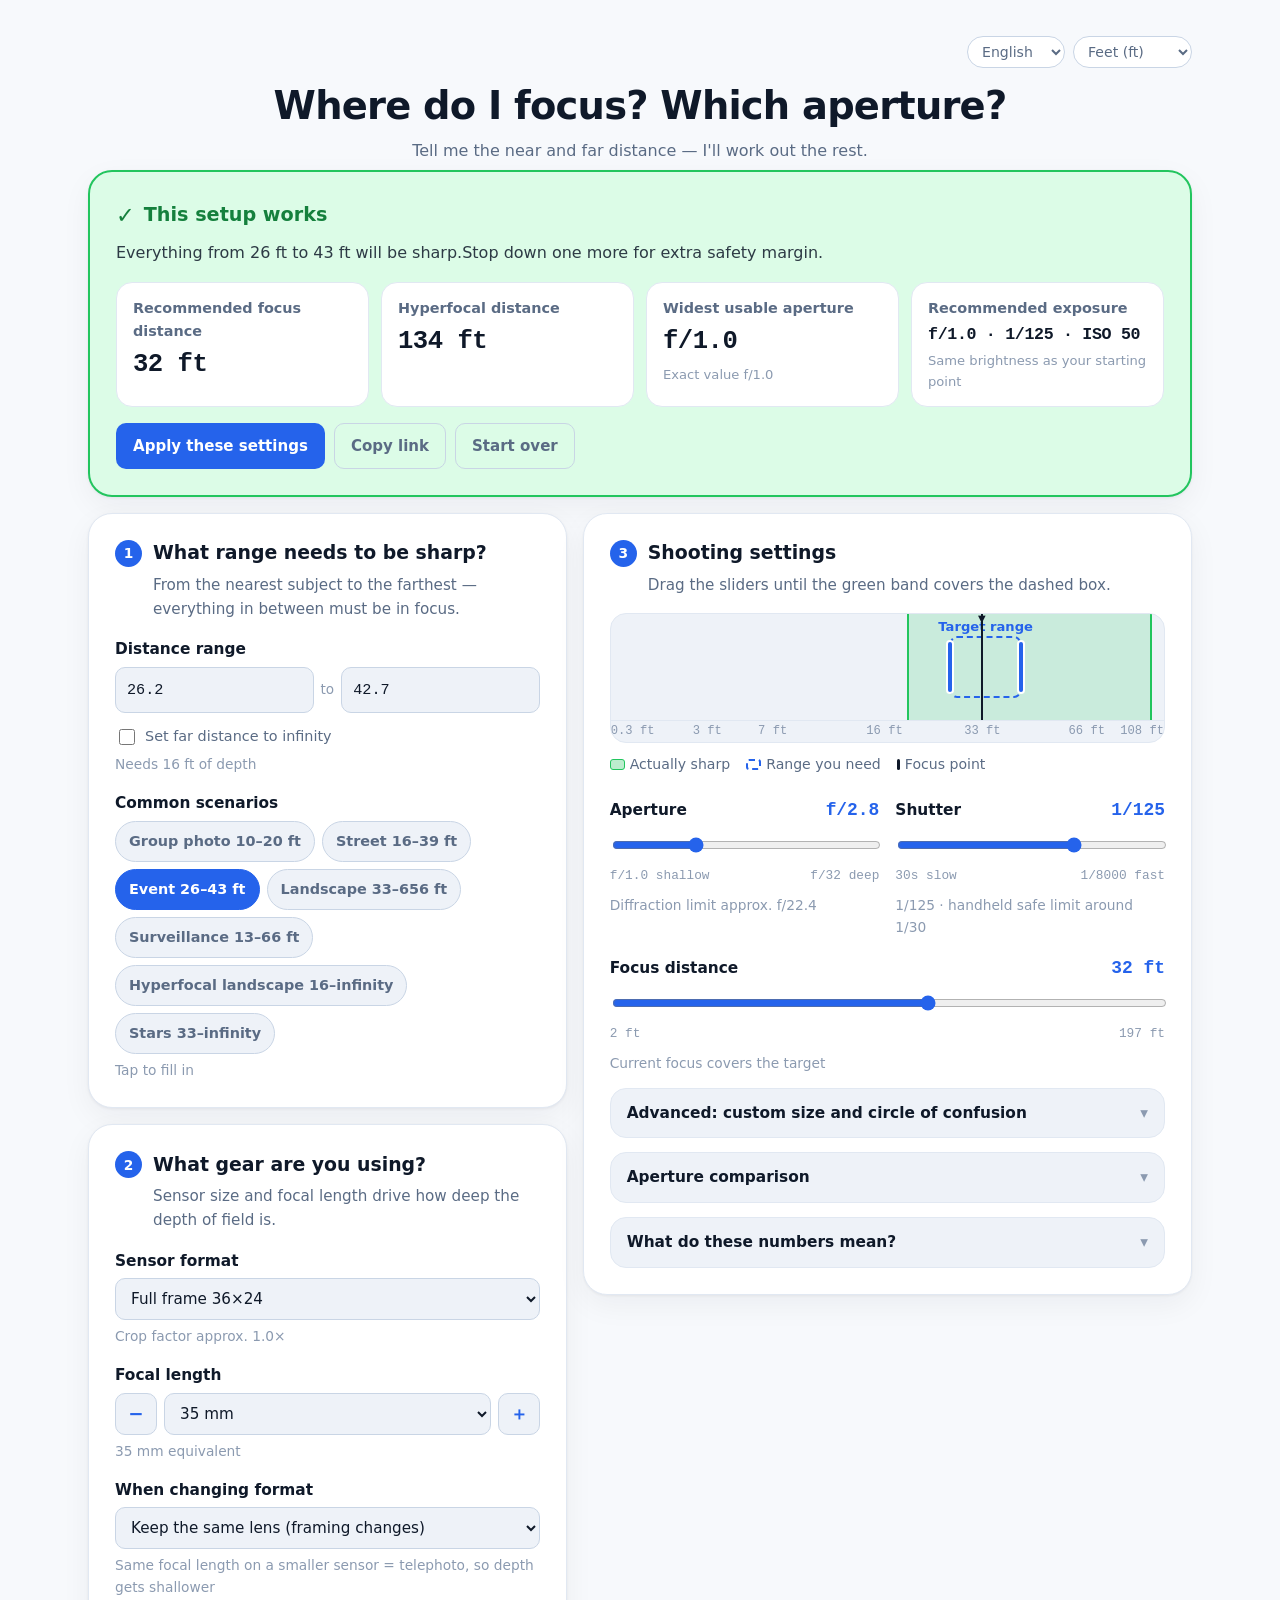
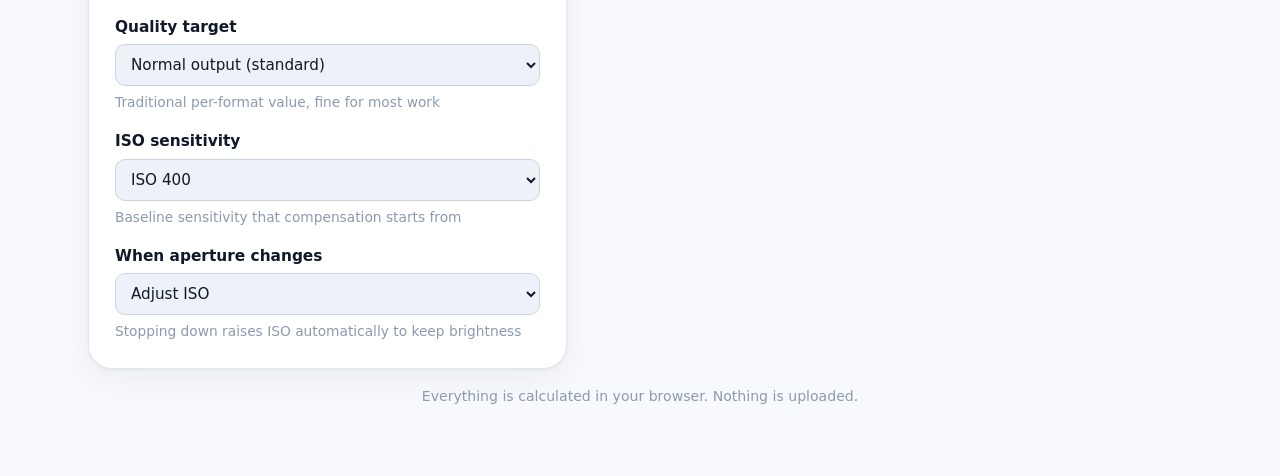
<file: dof-calculator.html>
<!doctype html>
<html lang="zh-Hant">
<head>
<meta charset="utf-8">
<meta name="viewport" content="width=device-width,initial-scale=1">
<meta name="description" id="metaDesc" content="">
<title>景深計算器</title>
<style>
:root{
  color-scheme:light dark;
  --bg:#f7f9fc; --card:#fff; --sunken:#eef2f8;
  --fg:#0f1929; --muted:#5a6b84; --faint:#8b9ab0;
  --line:#e1e8f2; --line2:#c9d5e5;
  --brand:#2563eb; --brand-soft:#2563eb14;
  --ok:#15803d; --ok-bg:#dcfce7; --ok-line:#22c55e;
  --no:#be123c; --no-bg:#ffe4e6; --no-line:#f43f5e;
  --warn:#a16207;
  --r1:10px; --r2:16px; --r3:24px;
  --sh:0 1px 3px #0f172a0f,0 10px 30px #0f172a0d;
  --mono:ui-monospace,SFMono-Regular,Consolas,monospace;
}
@media (prefers-color-scheme:dark){:root{
  --bg:#0a1120; --card:#141d2e; --sunken:#0f1728;
  --fg:#eaf1fc; --muted:#9db0c9; --faint:#6d809b;
  --line:#243149; --line2:#33435f;
  --brand:#60a5fa; --brand-soft:#60a5fa1a;
  --ok:#4ade80; --ok-bg:#052e16; --ok-line:#22c55e;
  --no:#fb7185; --no-bg:#3f0d1a; --no-line:#f43f5e;
  --warn:#fbbf24;
  --sh:0 1px 3px #0008,0 12px 36px #0005;
}}
*,*::before,*::after{box-sizing:border-box}
body{margin:0;background:var(--bg);color:var(--fg);
  font-family:system-ui,-apple-system,"Segoe UI","Noto Sans TC","Noto Sans JP","PingFang TC",sans-serif;
  font-size:17px;line-height:1.6;-webkit-font-smoothing:antialiased}
h1,h2{margin:0;line-height:1.25;text-wrap:balance}
p{margin:0}
:where(button,select,input):focus-visible{outline:2px solid var(--brand);outline-offset:2px}
.wrap{max-width:1160px;margin-inline:auto;padding:clamp(16px,4vw,36px) clamp(16px,4vw,28px)}

.localebar{display:flex;justify-content:flex-end;gap:8px;margin-bottom:14px}
.localebar select{width:auto;padding:6px 10px;font-size:.88rem;border-radius:999px;
  background:var(--card);border:1px solid var(--line2);color:var(--muted);cursor:pointer}

.step{background:var(--card);border:1px solid var(--line);border-radius:var(--r3);
  padding:clamp(18px,3vw,26px);box-shadow:var(--sh);margin-bottom:16px}
.workbench{display:grid;grid-template-columns:minmax(300px,.88fr) minmax(0,1.12fr);gap:16px;align-items:start}
.workbench__setup{min-width:0}
.workbench__setup .step{margin-bottom:16px}
.step--controls{min-width:0}
.step__head{display:flex;align-items:center;gap:11px;margin-bottom:6px}
.step__num{flex:none;width:27px;height:27px;border-radius:50%;background:var(--brand);
  color:#fff;font-size:.86rem;font-weight:800;display:grid;place-items:center}
.step__title{font-size:1.18rem;font-weight:750}
.step__sub{color:var(--muted);font-size:.95rem;margin:0 0 16px 38px}
@media (max-width:520px){.step__sub{margin-inline-start:0}}

.masthead{text-align:center;padding-bottom:6px}
.masthead h1{font-size:clamp(1.8rem,4.2vw,2.4rem);font-weight:800;letter-spacing:-.02em}
.masthead p{color:var(--muted);margin-top:8px;font-size:1rem}

.verdict{border-radius:var(--r3);padding:clamp(18px,3vw,26px);margin-bottom:16px;
  border:2px solid var(--ok-line);background:var(--ok-bg);box-shadow:var(--sh)}
.verdict[data-ok=false]{border-color:var(--no-line);background:var(--no-bg)}
.verdict__flag{display:flex;align-items:center;gap:9px;font-weight:800;font-size:1.2rem;color:var(--ok)}
.verdict[data-ok=false] .verdict__flag{color:var(--no)}
.verdict__icon{font-size:1.4rem}
.verdict__msg{margin-top:7px;font-size:1rem;opacity:.85}
.answer{display:grid;grid-template-columns:repeat(4,minmax(0,1fr));gap:12px;margin-top:16px}
@media (max-width:900px){
  .workbench{grid-template-columns:1fr}
  .step--controls{position:static}
  .answer{grid-template-columns:repeat(2,minmax(0,1fr))}
}
@media (max-width:700px){.answer{grid-template-columns:repeat(2,minmax(0,1fr))}}
@media (max-width:560px){
  .wrap{padding-inline:12px;padding-top:12px;padding-bottom:20px}
  .localebar{position:sticky;top:0;z-index:20;background:color-mix(in srgb, var(--bg) 86%, transparent);padding:8px 0 6px;backdrop-filter:blur(8px)}
  .localebar select{font-size:.84rem;padding:8px 10px}
  .masthead{padding-bottom:2px}
  .step{padding:16px 14px;border-radius:18px}
  .step__head{align-items:flex-start;gap:8px}
  .step__num{width:24px;height:24px;font-size:.76rem}
  .step__sub{margin-left:0;margin-top:8px;font-size:.9rem}
  .answer{gap:10px}
  .answer__cell{padding:12px 13px}
  .answer__v{font-size:1.3rem}
  .acts{display:grid;grid-template-columns:1fr;gap:8px}
  .btn{width:100%;padding:12px 14px}
  .fields{grid-template-columns:1fr}
  .f{gap:6px}
  .focal-control{grid-template-columns:44px minmax(0,1fr) 44px}
  .pair{grid-template-columns:1fr;gap:6px}
  .pair span{justify-self:center}
  select,input[type=number]{min-height:44px;padding:10px 12px;font-size:1rem}
  .slide__top{align-items:center;gap:8px}
  .slide__val{font-size:.96rem}
  .chip{padding:8px 11px}
  summary{padding:11px 12px}
  .details__body{padding:0 12px 14px}
  .tscroll{margin-top:8px}
  table{min-width:360px}
}
@media (max-width:380px){.answer{grid-template-columns:1fr}}
.answer__cell{background:var(--card);border-radius:var(--r2);padding:14px 16px;border:1px solid var(--line)}
.answer__cell--wide{grid-column:auto}
.answer__cell--wide .answer__v{font-size:clamp(1rem,1.3vw,1.35rem)}
.answer__k{display:block;font-size:.9rem;color:var(--muted);font-weight:650}
.answer__v{display:block;font-family:var(--mono);font-size:clamp(1.3rem,2vw,1.7rem);font-weight:800;
  font-variant-numeric:tabular-nums;margin-top:2px;letter-spacing:-.02em}
.answer__note{display:block;font-size:.82rem;color:var(--faint);margin-top:1px}
.exp-warn{color:var(--warn);font-weight:650}

.ruler{position:relative;height:130px;border-radius:var(--r2);background:var(--sunken);
  border:1px solid var(--line);overflow:hidden;margin-top:4px;touch-action:none;user-select:none}
.ruler__dof{position:absolute;top:0;bottom:22px;background:#22c55e2e;
  border-inline:2px solid var(--ok-line);transition:left .2s,width .2s}
.ruler__target{position:absolute;top:22px;bottom:44px;border:2px dashed var(--brand);
  border-radius:7px;transition:left .2s,width .2s;cursor:grab;z-index:3}
.ruler__tlabel{position:absolute;top:2px;font-size:.82rem;font-weight:700;color:var(--brand);
  transform:translateX(-50%);white-space:nowrap;transition:left .2s}
.ruler__focus{position:absolute;top:0;bottom:22px;width:2px;background:var(--fg);transition:left .2s;
  cursor:ew-resize;z-index:5;touch-action:none}
.ruler__focus::before{content:"";position:absolute;top:0;bottom:0;left:-10px;width:22px}
.ruler__focus::after{content:"▼";position:absolute;top:-3px;left:50%;transform:translateX(-50%);
  font-size:.62rem;color:var(--fg)}
.ruler__handle{position:absolute;top:22px;bottom:44px;width:18px;transform:translateX(-50%);
  cursor:ew-resize;z-index:6;touch-action:none}
.ruler__handle::before{content:"";position:absolute;left:7px;top:6px;bottom:6px;width:4px;
  border-radius:3px;background:var(--brand);box-shadow:0 0 0 2px var(--card)}
.ruler__handle[hidden]{display:none}
.ruler[data-dragging=true] :is(.ruler__dof,.ruler__target,.ruler__tlabel,.ruler__focus){transition:none}
.ruler[data-drag-mode=range] .ruler__target{cursor:grabbing}
@media (hover:hover){.ruler__target:hover{background:var(--brand-soft)}}
.ruler__ticks{position:absolute;inset-inline:0;bottom:0;height:22px;
  border-top:1px solid var(--line);font-family:var(--mono);font-size:.76rem;color:var(--faint)}
.ruler__ticks span{position:absolute;top:50%;transform:translate(-50%,-50%);white-space:nowrap}
.ruler__ticks span:first-child{transform:translate(0,-50%)}
.ruler__ticks span:last-child{transform:translate(-100%,-50%)}
.key{display:flex;flex-wrap:wrap;gap:6px 16px;margin-top:10px;font-size:.88rem;color:var(--muted)}
.key i{display:inline-block;width:15px;height:11px;border-radius:3px;margin-inline-end:5px;vertical-align:-1px}

.fields{display:grid;gap:16px;grid-template-columns:repeat(auto-fit,minmax(min(100%,210px),1fr))}
.f{display:flex;flex-direction:column;gap:5px;min-width:0}
.f__label{font-size:.96rem;font-weight:700}
.f__hint{font-size:.86rem;color:var(--faint);min-height:1.1em}
.f__hint--warn{color:var(--warn);font-weight:650}
.focal-control{display:grid;grid-template-columns:42px minmax(0,1fr) 42px;gap:7px;align-items:stretch}
.focal-step{font:inherit;font-size:1.15rem;font-weight:800;line-height:1;cursor:pointer;
  color:var(--brand);background:var(--sunken);border:1px solid var(--line2);border-radius:var(--r1)}
.focal-step:hover{border-color:var(--brand);background:var(--brand-soft)}
.focal-step:active{transform:translateY(1px)}
select,input[type=number]{width:100%;min-width:0;padding:10px 11px;font:inherit;font-size:.95rem;
  color:var(--fg);background:var(--sunken);border:1px solid var(--line2);border-radius:var(--r1)}
input[type=number]{font-family:var(--mono);font-variant-numeric:tabular-nums}
input[aria-invalid=true]{border-color:var(--no)}
.pair{display:grid;grid-template-columns:1fr auto 1fr;align-items:center;gap:7px}
.pair span{color:var(--faint);font-size:.85rem}
.infinity-toggle{display:flex;align-items:center;gap:7px;margin-top:7px;font-size:.9rem;color:var(--muted);cursor:pointer}
.infinity-toggle input{width:1rem;height:1rem;accent-color:var(--brand)}

.slide{display:flex;flex-direction:column;gap:7px}
.step--controls .fields{grid-template-columns:repeat(2,minmax(0,1fr))}
.step--controls .slide:last-child{grid-column:1/-1}
@media (max-width:560px){.step--controls .fields{grid-template-columns:1fr}}
.slide__top{display:flex;justify-content:space-between;align-items:baseline}
.slide__val{font-family:var(--mono);font-weight:800;font-size:1.12rem;color:var(--brand)}
input[type=range]{width:100%;accent-color:var(--brand);height:24px}
@media (max-width:560px){
  input[type=range]{height:30px}
}
.slide__ends{display:flex;justify-content:space-between;font-size:.8rem;color:var(--faint);font-family:var(--mono)}

.chips{display:flex;flex-wrap:wrap;gap:7px}
.chip{font:inherit;font-size:.9rem;font-weight:700;cursor:pointer;padding:8px 13px;
  border-radius:999px;border:1px solid var(--line2);background:var(--sunken);color:var(--muted);transition:.14s}
.chip:hover{border-color:var(--brand);color:var(--fg)}
.chip[aria-pressed=true]{background:var(--brand);border-color:var(--brand);color:#fff}

.acts{display:flex;flex-wrap:wrap;gap:9px;margin-top:16px}
.btn{font:inherit;font-size:.94rem;font-weight:700;cursor:pointer;padding:10px 16px;
  border-radius:var(--r1);border:1px solid transparent;transition:.14s}
.btn:hover:not(:disabled){filter:brightness(1.08)}
.btn:disabled{opacity:.4;cursor:not-allowed}
.btn--go{background:var(--brand);color:#fff}
.btn--sub{background:transparent;color:var(--muted);border-color:var(--line2)}

details{margin-top:14px;border:1px solid var(--line);border-radius:var(--r2);
  background:var(--sunken);overflow:hidden}
summary{cursor:pointer;padding:12px 16px;font-weight:700;font-size:.96rem;list-style:none;
  display:flex;justify-content:space-between;align-items:center;gap:10px}
summary::-webkit-details-marker{display:none}
summary::after{content:"▾";color:var(--faint);transition:transform .2s}
details[open] summary::after{transform:rotate(180deg)}
.details__body{padding:0 16px 16px}

.tscroll{overflow-x:auto;margin-top:10px}
table{width:100%;border-collapse:collapse;font-size:.88rem;min-width:420px}
th,td{padding:8px 9px;text-align:end;border-bottom:1px solid var(--line);font-variant-numeric:tabular-nums}
th{color:var(--muted);font-size:.84rem;font-weight:650;white-space:nowrap}
th:first-child,td:first-child{text-align:start;font-family:var(--mono);font-weight:700}
tbody tr[data-now=true]{background:var(--brand-soft)}
.good{color:var(--ok);font-weight:700}
.bad{color:var(--no)}
.mini{color:var(--muted);font-size:.9rem;margin-top:12px}
.mini dt{font-weight:700;color:var(--fg);margin-top:9px}
.mini dd{margin:1px 0 0;margin-inline-start:0}
.foot{text-align:center;color:var(--faint);font-size:.88rem;padding-bottom:32px}
@media (min-width:901px) and (min-height:760px){
  .step--controls{position:sticky;top:16px}
}
@media print{.acts,.chips,.localebar{display:none}}
</style>
</head>
<body>
<div class="wrap">

<div class="localebar">
  <select id="lang" aria-label="Language"></select>
  <select id="unit" aria-label="Units"></select>
</div>

<header class="masthead">
  <h1 data-i18n="app.title"></h1>
  <p data-i18n="app.tagline"></p>
</header>

<section class="verdict" id="verdict" aria-live="polite">
  <div class="verdict__flag"><span class="verdict__icon" id="vIcon">✓</span><span id="vFlag"></span></div>
  <p class="verdict__msg" id="vMsg"></p>
  <div class="answer">
    <div class="answer__cell">
      <span class="answer__k" data-i18n="answer.focus"></span>
      <span class="answer__v" id="aFocus">—</span>
      <span class="answer__note" id="aFocusNote"></span>
    </div>
    <div class="answer__cell">
      <span class="answer__k" data-i18n="answer.hyperLabel"></span>
      <span class="answer__v" id="aHyper">—</span>
      <span class="answer__note" id="aHyperNote"></span>
    </div>
    <div class="answer__cell">
      <span class="answer__k" data-i18n="answer.stop"></span>
      <span class="answer__v" id="aStop">—</span>
      <span class="answer__note" id="aStopNote"></span>
    </div>
    <div class="answer__cell answer__cell--wide">
      <span class="answer__k" data-i18n="answer.exposure"></span>
      <span class="answer__v" id="aExp">—</span>
      <span class="answer__note" id="aExpNote"></span>
    </div>
  </div>
  <div class="acts">
    <button class="btn btn--go"  type="button" id="btnApply" data-i18n="btn.apply"></button>
    <button class="btn btn--sub" type="button" id="btnLink"  data-i18n="btn.link"></button>
    <button class="btn btn--sub" type="button" id="btnReset" data-i18n="btn.reset"></button>
  </div>
</section>

<div class="workbench">
<div class="workbench__setup">
<section class="step">
  <div class="step__head"><span class="step__num">1</span><h2 class="step__title" data-i18n="step1.title"></h2></div>
  <p class="step__sub" data-i18n="step1.sub"></p>
  <div class="fields">
    <div class="f">
      <span class="f__label" data-i18n="field.range"></span>
      <div class="pair">
        <input id="near" type="number" min="0.1" step="0.5" data-i18n-aria="a11y.near">
        <span data-i18n="field.rangeTo"></span>
        <input id="far"  type="number" min="0.2" step="0.5" data-i18n-aria="a11y.far">
      </div>
      <label class="infinity-toggle" for="farInfinity">
        <input id="farInfinity" type="checkbox">
        <span data-i18n="field.infinity"></span>
      </label>
      <p class="f__hint" id="rangeHint"></p>
    </div>
    <div class="f">
      <span class="f__label" data-i18n="field.scenarios"></span>
      <div class="chips" id="scenarios"></div>
      <p class="f__hint" data-i18n="hint.scenarios"></p>
    </div>
  </div>
</section>

<section class="step">
  <div class="step__head"><span class="step__num">2</span><h2 class="step__title" data-i18n="step2.title"></h2></div>
  <p class="step__sub" data-i18n="step2.sub"></p>
  <div class="fields">
    <div class="f">
      <label class="f__label" for="sensor" data-i18n="field.sensor"></label>
      <select id="sensor"></select>
      <p class="f__hint" id="sensorHint"></p>
    </div>
    <div class="f">
      <label class="f__label" for="focal" data-i18n="field.focal"></label>
      <div class="focal-control">
        <button class="focal-step" id="focalMinus" type="button">−</button>
        <select id="focal"></select>
        <button class="focal-step" id="focalPlus" type="button">＋</button>
      </div>
      <p class="f__hint" id="focalHint"></p>
    </div>
    <div class="f">
      <label class="f__label" for="framing" data-i18n="field.framing"></label>
      <select id="framing"></select>
      <p class="f__hint" id="framingHint"></p>
    </div>
    <div class="f">
      <label class="f__label" for="quality" data-i18n="field.quality"></label>
      <select id="quality"></select>
      <p class="f__hint" id="qualityHint"></p>
    </div>
    <div class="f">
      <label class="f__label" for="iso" data-i18n="field.iso"></label>
      <select id="iso"></select>
      <p class="f__hint" id="isoHint"></p>
    </div>
    <div class="f">
      <label class="f__label" for="compensate" data-i18n="field.compensate"></label>
      <select id="compensate"></select>
      <p class="f__hint" id="compHint"></p>
    </div>
  </div>
</section>

</div>

<section class="step step--controls">
  <div class="step__head"><span class="step__num">3</span><h2 class="step__title" data-i18n="step3.title"></h2></div>
  <p class="step__sub" data-i18n="step3.sub"></p>

  <div class="ruler" role="group" id="ruler" data-i18n-aria="a11y.ruler">
    <div class="ruler__dof" id="rDof" aria-hidden="true"></div>
    <div class="ruler__target" id="rTarget" data-drag="range" aria-hidden="true"></div>
    <div class="ruler__handle" id="rNearHandle" data-drag="near" role="slider" tabindex="0"></div>
    <div class="ruler__handle" id="rFarHandle" data-drag="far" role="slider" tabindex="0"></div>
    <div class="ruler__tlabel" id="rLabel" aria-hidden="true"></div>
    <div class="ruler__focus" id="rFocus" data-drag="focus" role="slider" tabindex="0"></div>
    <div class="ruler__ticks" id="rTicks" aria-hidden="true"></div>
  </div>
  <div class="key">
    <span><i style="background:#22c55e4d;border:1px solid var(--ok-line)"></i><span data-i18n="key.dof"></span></span>
    <span><i style="border:2px dashed var(--brand)"></i><span data-i18n="key.target"></span></span>
    <span><i style="width:3px;background:var(--fg)"></i><span data-i18n="key.focus"></span></span>
  </div>

  <div class="fields" style="margin-top:20px">
    <div class="slide">
      <div class="slide__top"><span class="f__label" data-i18n="field.aperture"></span><span class="slide__val" id="apVal"></span></div>
      <input type="range" id="apRange" min="0" step="1">
      <div class="slide__ends"><span data-i18n="slider.apLow"></span><span data-i18n="slider.apHigh"></span></div>
      <p class="f__hint" id="apHint"></p>
    </div>
    <div class="slide">
      <div class="slide__top"><span class="f__label" data-i18n="field.shutter"></span><span class="slide__val" id="shVal"></span></div>
      <input type="range" id="shRange" min="0" step="1">
      <div class="slide__ends"><span data-i18n="slider.shLow"></span><span data-i18n="slider.shHigh"></span></div>
      <p class="f__hint" id="shHint"></p>
    </div>
    <div class="slide">
      <div class="slide__top"><span class="f__label" data-i18n="field.focusDist"></span><span class="slide__val" id="fdVal"></span></div>
      <input type="range" id="fdRange" min="0.5" step="0.1">
      <div class="slide__ends"><span id="fdMin"></span><span id="fdMax"></span></div>
      <p class="f__hint" id="fdHint"></p>
    </div>
  </div>

  <details>
    <summary data-i18n="details.advanced"></summary>
    <div class="details__body">
      <div class="fields">
        <div class="f">
          <span class="f__label" data-i18n="field.sensorSize"></span>
          <div class="pair">
            <input id="sw" type="number" min="1" step="0.01" data-i18n-aria="a11y.width">
            <span>×</span>
            <input id="sh" type="number" min="1" step="0.01" data-i18n-aria="a11y.height">
          </div>
          <p class="f__hint" data-i18n="hint.autoFill"></p>
        </div>
        <div class="f">
          <label class="f__label" for="mp" data-i18n="field.mp"></label>
          <input id="mp" type="number" min="1" step="1">
          <p class="f__hint" id="mpHint"></p>
        </div>
        <div class="f">
          <label class="f__label" for="coc" data-i18n="field.coc"></label>
          <input id="coc" type="number" min="0.001" step="0.001" readonly>
          <p class="f__hint" id="cocHint"></p>
        </div>
        <div class="f">
          <label class="f__label" for="focalNum" data-i18n="field.customFocal"></label>
          <input id="focalNum" type="number" min="1" step="1">
          <p class="f__hint" data-i18n="hint.customFocal"></p>
        </div>
      </div>
    </div>
  </details>

  <details>
    <summary data-i18n="details.table"></summary>
    <div class="details__body">
      <div class="tscroll">
        <table>
          <thead><tr>
            <th data-i18n="th.aperture"></th><th data-i18n="th.nearest"></th>
            <th data-i18n="th.farthest"></th><th data-i18n="th.dof"></th><th data-i18n="th.enough"></th>
          </tr></thead>
          <tbody id="tbody"></tbody>
        </table>
      </div>
      <p class="mini" data-i18n="note.diffraction"></p>
    </div>
  </details>

  <details>
    <summary data-i18n="details.glossary"></summary>
    <div class="details__body"><dl class="mini" id="glossary"></dl></div>
  </details>
</section>
</div>

<p class="foot" data-i18n="foot.privacy"></p>
</div>

<script>
"use strict";
(function(){

/* ═════════════════════════════════════════════════
   1. i18n — message catalogues
   ═════════════════════════════════════════════════ */
const MESSAGES={
"zh-Hant":{
 "meta.title":"該對焦在哪？該用什麼光圈？· 景深計算器",
 "meta.desc":"輸入要拍的距離範圍，馬上知道該用什麼光圈、對焦在哪裡。",
 "app.title":"該對焦在哪？該用什麼光圈？",
 "app.tagline":"告訴我你要拍多遠到多遠，其他交給我算。",
 "answer.focus":"建議對焦距離","answer.hyperLabel":"超焦距","answer.stop":"景深所需光圈","answer.exposure":"建議曝光組合",
 "answer.hyper":"超焦距 {v}","answer.theory":"理論值 {v}","answer.theoryDiff":"理論值 {v}，已進入繞射",
 "answer.impossible":"辦不到","answer.impossibleNote":"即使縮到最小光圈也不夠",
 "answer.expNote":"與原設定等量曝光","answer.expClipped":"已達上下限，曝光相差 {v} 級",
 "verdict.okFlag":"這組設定拍得到","verdict.okMsg":"{near}–{far} 全都在清楚範圍內。",
 "verdict.okSafe":"想更保險可以再縮一級光圈。","verdict.okDiff":"不過光圈已縮過頭，畫面整體銳利度會下降。",
 "verdict.noFlag":"這組設定拍不到","verdict.noFeasible":"照上面兩個數字調整就能涵蓋 {near}–{far}。",
 "verdict.noImpossible":"這顆鏡頭在這個距離拍不出這麼深的景深，建議換更廣的焦距或退後拍攝。",
 "verdict.badFlag":"距離設定無效","verdict.badMsg":"最遠距離要比最近距離大。","verdict.focusInvalid":"目前對焦距離短於鏡頭焦距，請將對焦距離往遠處調整。",
 "btn.apply":"一鍵套用這組設定","btn.link":"複製連結","btn.linkDone":"已複製 ✓",
 "btn.linkFail":"請手動複製網址","btn.reset":"重來",
 "step1.title":"你要拍多遠到多遠？","step1.sub":"從最近的主體到最遠的主體，這段距離內都要清楚。",
 "step2.title":"你用什麼器材？","step2.sub":"相機片幅和鏡頭焦距會直接決定景深深淺。",
 "step3.title":"實際拍攝設定","step3.sub":"拉動看看綠色範圍有沒有蓋住虛線框，蓋住就成功。",
 "field.range":"距離範圍","field.rangeTo":"到","field.infinity":"最遠距離設為無限遠","field.scenarios":"常見情境",
 "field.sensor":"相機片幅","field.focal":"鏡頭焦距","field.framing":"換片幅時","field.quality":"畫質要求",
 "field.iso":"ISO 感光度","field.compensate":"改光圈時",
 "field.aperture":"光圈","field.shutter":"快門","field.focusDist":"對焦距離",
 "field.sensorSize":"感光元件尺寸（mm）","field.mp":"有效像素（MP）",
 "field.coc":"容許模糊圈（mm）","field.customFocal":"自訂焦距（mm）",
 "hint.scenarios":"點一下快速帶入","hint.needDof":"需要 {v} 的景深","hint.badRange":"最遠要大於最近","hint.nearTooClose":"最近距離必須大於鏡頭焦距。",
 "hint.crop":"裁切係數約 {v}×","hint.customSize":"自訂尺寸","hint.equiv":"等效 {e} mm 視角",
 "hint.equivSnap":"等效 {e} mm｜理想 {i} mm，已選最接近的 {c} mm",
 "hint.framingFov":"換片幅會自動換成最接近的焦距，維持相同構圖",
 "hint.framingFocal":"小片幅用同焦距＝望遠效果，景深反而變淺",
 "hint.diffLimit":"繞射界線約 {v}","hint.diffOver":"已超過繞射界線 {v}，銳利度會下降",
 "hint.focusOk":"目前位置可涵蓋目標","hint.focusMove":"建議移到 {v}",
 "hint.autoFill":"選了片幅會自動帶入","hint.pitch":"像素間距約 {v} µm",
 "hint.cocAuto":"由畫質要求自動計算","hint.cocPixel":"由像素間距自動計算",
 "hint.customFocal":"清單沒有的焦距填這裡",
 "hint.iso":"基準感光度，曝光補償從這裡算起",
 "hint.compIso":"縮光圈時自動拉高 ISO，維持相同亮度",
 "hint.compShutter":"縮光圈時自動放慢快門，維持相同亮度",
 "hint.compOff":"光圈改變時不自動調整，畫面會變暗或變亮",
 "hint.shutterOk":"快門 {v}，手持安全線約 {s}",
 "hint.shutterSlow":"快門 {v} 已低於手持安全線 {s}，建議用腳架",
 "key.dof":"實際清楚的範圍","key.target":"你要拍的範圍","key.focus":"對焦點","ruler.target":"要拍的範圍",
 "slider.apLow":"f/1.0 淺","slider.apHigh":"f/32 深",
 "slider.shLow":"30s 慢","slider.shHigh":"1/8000 快",
 "details.advanced":"進階：自訂尺寸與模糊圈","details.table":"各光圈對照表","details.glossary":"這些數字是什麼意思？",
 "th.aperture":"光圈","th.nearest":"最近清楚","th.farthest":"最遠清楚","th.dof":"景深","th.enough":"夠不夠",
 "note.diffraction":"△ 代表已進入繞射範圍，光圈再縮小整體銳利度反而會下降。",
 "foot.privacy":"全部在你的瀏覽器計算，不會上傳任何資料。",
 "a11y.near":"最近距離","a11y.far":"最遠距離","a11y.focusHandle":"拖曳調整對焦距離","a11y.focalMinus":"焦距減少 1 mm","a11y.focalPlus":"焦距增加 1 mm","a11y.nearHandle":"拖曳調整最近距離","a11y.farHandle":"拖曳調整最遠距離","a11y.width":"寬","a11y.height":"高","a11y.ruler":"景深覆蓋示意圖",
 "unit.m":"m","unit.ft":"ft","unit.infinity":"無限遠","unit.optM":"公尺 (m)","unit.optFt":"英尺 (ft)",
 "sensor.mf":"中片幅 44×33","sensor.ff":"全片幅 36×24","sensor.apsh":"APS-H 28.7×19",
 "sensor.apsc":"APS-C 23.6×15.7","sensor.apscC":"APS-C Canon 22.3×14.9","sensor.m43":"M4/3 17.3×13",
 "sensor.one":"1 吋 13.2×8.8","sensor.i17":"1/1.7 吋 7.6×5.7","sensor.i23":"1/2.3 吋 6.17×4.55",
 "sensor.i28":"1/2.8 吋 5.6×4.2（監控）","sensor.i30":"1/3 吋 4.8×3.6（監控）",
 "quality.screen":"手機／網路瀏覽（寬鬆）","quality.screen.hint":"標準值放寬一倍，最容易達成",
 "quality.normal":"一般輸出（標準）","quality.normal.hint":"傳統片幅慣用值，多數情況適用",
 "quality.print":"大圖輸出（嚴格）","quality.print.hint":"標準值收緊，放大後仍要銳利",
 "quality.pixel":"像素級（最嚴格）","quality.pixel.hint":"以感光元件像素間距 ×2 計算",
 "framing.focal":"沿用同一顆鏡頭（視角會變）","framing.fov":"保持相同視角（自動換算焦距）",
 "comp.iso":"自動調 ISO","comp.shutter":"自動調快門","comp.off":"不補償（手動）",
 "scenario.group":"合照","scenario.street":"街拍","scenario.event":"活動",
 "scenario.landscape":"風景","scenario.cctv":"監控","scenario.hyperLandscape":"超焦距風景","scenario.stars":"星空",
 "gloss.focus":"對焦距離","gloss.focus.body":"相機對焦在哪個距離。不是對在最近或最遠，而是對在能前後平均分配清晰範圍的位置。",
 "gloss.stop":"景深所需光圈","gloss.stop.body":"這是能涵蓋目標範圍的最大開口。再開大一級，景深就不夠；f 值越大，光圈越小、景深越深。",
 "gloss.coc":"容許模糊圈","gloss.coc.body":"一個點在感光元件上可以糊到多大，人眼還是覺得它清楚。這是主觀標準，不是物理界線。",
 "gloss.hyper":"超焦距","gloss.hyper.body":"對焦在這個距離時，從它的一半到無限遠都會清楚。拍風景常用。",
 "gloss.diff":"繞射","gloss.diff.body":"光圈縮太小會因為繞射讓整張照片變鈍。表格中的 △ 就是提醒你已經越線。",
 "gloss.exposure":"曝光補償","gloss.exposure.body":"縮小光圈會讓進光量變少。補償的做法是提高 ISO 或放慢快門，讓亮度維持不變。"
},
"zh-Hans":{
 "meta.title":"该对焦在哪？该用什么光圈？· 景深计算器",
 "meta.desc":"输入要拍的距离范围，马上知道该用什么光圈、对焦在哪里。",
 "app.title":"该对焦在哪？该用什么光圈？",
 "app.tagline":"告诉我你要拍多远到多远，其他交给我算。",
 "answer.focus":"建议对焦距离","answer.hyperLabel":"超焦距","answer.stop":"景深所需光圈","answer.exposure":"建议曝光组合",
 "answer.hyper":"超焦距 {v}","answer.theory":"理论值 {v}","answer.theoryDiff":"理论值 {v}，已进入衍射",
 "answer.impossible":"办不到","answer.impossibleNote":"即使缩到最小光圈也不够",
 "answer.expNote":"与原设置等量曝光","answer.expClipped":"已达上下限，曝光相差 {v} 级",
 "verdict.okFlag":"这组设置拍得到","verdict.okMsg":"{near}–{far} 全都在清晰范围内。",
 "verdict.okSafe":"想更保险可以再缩一级光圈。","verdict.okDiff":"不过光圈已缩过头，画面整体锐度会下降。",
 "verdict.noFlag":"这组设置拍不到","verdict.noFeasible":"照上面两个数字调整就能涵盖 {near}–{far}。",
 "verdict.noImpossible":"这颗镜头在这个距离拍不出这么深的景深，建议换更广的焦距或退后拍摄。",
 "verdict.badFlag":"距离设置无效","verdict.badMsg":"最远距离要比最近距离大。","verdict.focusInvalid":"当前对焦距离短于镜头焦距，请将对焦距离调远。",
 "btn.apply":"一键套用这组设置","btn.link":"复制链接","btn.linkDone":"已复制 ✓",
 "btn.linkFail":"请手动复制网址","btn.reset":"重来",
 "step1.title":"你要拍多远到多远？","step1.sub":"从最近的主体到最远的主体，这段距离内都要清晰。",
 "step2.title":"你用什么器材？","step2.sub":"相机画幅和镜头焦距会直接决定景深深浅。",
 "step3.title":"实际拍摄设置","step3.sub":"拉动看看绿色范围有没有盖住虚线框，盖住就成功。",
 "field.range":"距离范围","field.rangeTo":"到","field.infinity":"最远距离设为无限远","field.scenarios":"常见场景",
 "field.sensor":"相机画幅","field.focal":"镜头焦距","field.framing":"换画幅时","field.quality":"画质要求",
 "field.iso":"ISO 感光度","field.compensate":"改光圈时",
 "field.aperture":"光圈","field.shutter":"快门","field.focusDist":"对焦距离",
 "field.sensorSize":"传感器尺寸（mm）","field.mp":"有效像素（MP）",
 "field.coc":"弥散圆直径（mm）","field.customFocal":"自定焦距（mm）",
 "hint.scenarios":"点一下快速带入","hint.needDof":"需要 {v} 的景深","hint.badRange":"最远要大于最近","hint.nearTooClose":"最近距离必须大于镜头焦距。",
 "hint.crop":"裁切系数约 {v}×","hint.customSize":"自定尺寸","hint.equiv":"等效 {e} mm 视角",
 "hint.equivSnap":"等效 {e} mm｜理想 {i} mm，已选最接近的 {c} mm",
 "hint.framingFov":"换画幅会自动换成最接近的焦距，保持相同构图",
 "hint.framingFocal":"小画幅用同焦距＝长焦效果，景深反而变浅",
 "hint.diffLimit":"衍射界线约 {v}","hint.diffOver":"已超过衍射界线 {v}，锐度会下降",
 "hint.focusOk":"当前位置可涵盖目标","hint.focusMove":"建议移到 {v}",
 "hint.autoFill":"选了画幅会自动带入","hint.pitch":"像素间距约 {v} µm",
 "hint.cocAuto":"由画质要求自动计算","hint.cocPixel":"由像素间距自动计算",
 "hint.customFocal":"列表没有的焦距填这里",
 "hint.iso":"基准感光度，曝光补偿从这里算起",
 "hint.compIso":"缩光圈时自动拉高 ISO，保持相同亮度",
 "hint.compShutter":"缩光圈时自动放慢快门，保持相同亮度",
 "hint.compOff":"光圈改变时不自动调整，画面会变暗或变亮",
 "hint.shutterOk":"快门 {v}，手持安全线约 {s}",
 "hint.shutterSlow":"快门 {v} 已低于手持安全线 {s}，建议用三脚架",
 "key.dof":"实际清晰的范围","key.target":"你要拍的范围","key.focus":"对焦点","ruler.target":"要拍的范围",
 "slider.apLow":"f/1.0 浅","slider.apHigh":"f/32 深",
 "slider.shLow":"30s 慢","slider.shHigh":"1/8000 快",
 "details.advanced":"进阶：自定尺寸与弥散圆","details.table":"各光圈对照表","details.glossary":"这些数字是什么意思？",
 "th.aperture":"光圈","th.nearest":"最近清晰","th.farthest":"最远清晰","th.dof":"景深","th.enough":"够不够",
 "note.diffraction":"△ 代表已进入衍射范围，光圈再缩小整体锐度反而会下降。",
 "foot.privacy":"全部在你的浏览器计算，不会上传任何数据。",
 "a11y.near":"最近距离","a11y.far":"最远距离","a11y.focusHandle":"拖动调整对焦距离","a11y.focalMinus":"焦距减少 1 mm","a11y.focalPlus":"焦距增加 1 mm","a11y.nearHandle":"拖动调整最近距离","a11y.farHandle":"拖动调整最远距离","a11y.width":"宽","a11y.height":"高","a11y.ruler":"景深覆盖示意图",
 "unit.m":"m","unit.ft":"ft","unit.infinity":"无限远","unit.optM":"米 (m)","unit.optFt":"英尺 (ft)",
 "sensor.mf":"中画幅 44×33","sensor.ff":"全画幅 36×24","sensor.apsh":"APS-H 28.7×19",
 "sensor.apsc":"APS-C 23.6×15.7","sensor.apscC":"APS-C Canon 22.3×14.9","sensor.m43":"M4/3 17.3×13",
 "sensor.one":"1 英寸 13.2×8.8","sensor.i17":"1/1.7 英寸 7.6×5.7","sensor.i23":"1/2.3 英寸 6.17×4.55",
 "sensor.i28":"1/2.8 英寸 5.6×4.2（监控）","sensor.i30":"1/3 英寸 4.8×3.6（监控）",
 "quality.screen":"手机／网页浏览（宽松）","quality.screen.hint":"标准值放宽一倍，最容易达成",
 "quality.normal":"一般输出（标准）","quality.normal.hint":"传统画幅惯用值，多数情况适用",
 "quality.print":"大图输出（严格）","quality.print.hint":"标准值收紧，放大后仍要锐利",
 "quality.pixel":"像素级（最严格）","quality.pixel.hint":"以传感器像素间距 ×2 计算",
 "framing.focal":"沿用同一颗镜头（视角会变）","framing.fov":"保持相同视角（自动换算焦距）",
 "comp.iso":"自动调 ISO","comp.shutter":"自动调快门","comp.off":"不补偿（手动）",
 "scenario.group":"合影","scenario.street":"街拍","scenario.event":"活动",
 "scenario.landscape":"风景","scenario.cctv":"监控","scenario.hyperLandscape":"超焦距风景","scenario.stars":"星空",
 "gloss.focus":"对焦距离","gloss.focus.body":"相机对焦在哪个距离。不是对在最近或最远，而是对在能前后平均分配清晰范围的位置。",
 "gloss.stop":"景深所需光圈","gloss.stop.body":"这是能覆盖目标范围的最大开口。再开大一级，景深就不够；f 值越大，光圈越小、景深越深。",
 "gloss.coc":"弥散圆直径","gloss.coc.body":"一个点在传感器上可以糊到多大，人眼还是觉得它清晰。这是主观标准，不是物理界线。",
 "gloss.hyper":"超焦距","gloss.hyper.body":"对焦在这个距离时，从它的一半到无限远都会清晰。拍风景常用。",
 "gloss.diff":"衍射","gloss.diff.body":"光圈缩太小会因为衍射让整张照片变钝。表格中的 △ 就是提醒你已经越线。",
 "gloss.exposure":"曝光补偿","gloss.exposure.body":"缩小光圈会让进光量变少。补偿的做法是提高 ISO 或放慢快门，让亮度保持不变。"
},
"en":{
 "meta.title":"Where to focus? Which aperture? · Depth of Field Calculator",
 "meta.desc":"Enter the distance range you need sharp and get the focus distance and aperture instantly.",
 "app.title":"Where do I focus? Which aperture?",
 "app.tagline":"Tell me the near and far distance — I'll work out the rest.",
 "answer.focus":"Recommended focus distance","answer.hyperLabel":"Hyperfocal distance","answer.stop":"Widest usable aperture","answer.exposure":"Recommended exposure",
 "answer.hyper":"Hyperfocal {v}","answer.theory":"Exact value {v}","answer.theoryDiff":"Exact value {v} · diffraction limited",
 "answer.impossible":"Not possible","answer.impossibleNote":"Even the smallest aperture is not enough",
 "answer.expNote":"Same brightness as your starting point","answer.expClipped":"Hit the limits — {v} stops off",
 "verdict.okFlag":"This setup works","verdict.okMsg":"Everything from {near} to {far} will be sharp.",
 "verdict.okSafe":"Stop down one more for extra safety margin.","verdict.okDiff":"But you have stopped down too far — overall sharpness will drop.",
 "verdict.noFlag":"This setup won't work","verdict.noFeasible":"Use the two numbers above and {near}–{far} will be covered.",
 "verdict.noImpossible":"This lens can't deliver that much depth at this distance. Try a wider focal length or step back.",
 "verdict.badFlag":"Invalid distance settings","verdict.badMsg":"The far distance must be greater than the near distance.","verdict.focusInvalid":"The focus distance is shorter than the lens focal length. Move focus farther away.",
 "btn.apply":"Apply these settings","btn.link":"Copy link","btn.linkDone":"Copied ✓",
 "btn.linkFail":"Copy the URL manually","btn.reset":"Start over",
 "step1.title":"What range needs to be sharp?","step1.sub":"From the nearest subject to the farthest — everything in between must be in focus.",
 "step2.title":"What gear are you using?","step2.sub":"Sensor size and focal length drive how deep the depth of field is.",
 "step3.title":"Shooting settings","step3.sub":"Drag the sliders until the green band covers the dashed box.",
 "field.range":"Distance range","field.rangeTo":"to","field.infinity":"Set far distance to infinity","field.scenarios":"Common scenarios",
 "field.sensor":"Sensor format","field.focal":"Focal length","field.framing":"When changing format","field.quality":"Quality target",
 "field.iso":"ISO sensitivity","field.compensate":"When aperture changes",
 "field.aperture":"Aperture","field.shutter":"Shutter","field.focusDist":"Focus distance",
 "field.sensorSize":"Sensor size (mm)","field.mp":"Resolution (MP)",
 "field.coc":"Circle of confusion (mm)","field.customFocal":"Custom focal length (mm)",
 "hint.scenarios":"Tap to fill in","hint.needDof":"Needs {v} of depth","hint.badRange":"Far must exceed near","hint.nearTooClose":"The near distance must be greater than the lens focal length.",
 "hint.crop":"Crop factor approx. {v}×","hint.customSize":"Custom size","hint.equiv":"{e} mm equivalent",
 "hint.equivSnap":"{e} mm equiv · ideal {i} mm, snapped to {c} mm",
 "hint.framingFov":"Changing format snaps to the closest focal length, keeping framing",
 "hint.framingFocal":"Same focal length on a smaller sensor = telephoto, so depth gets shallower",
 "hint.diffLimit":"Diffraction limit approx. {v}","hint.diffOver":"Past the diffraction limit {v} — sharpness will drop",
 "hint.focusOk":"Current focus covers the target","hint.focusMove":"Move to {v}",
 "hint.autoFill":"Filled in automatically by format","hint.pitch":"Pixel pitch approx. {v} µm",
 "hint.cocAuto":"Derived from the quality target","hint.cocPixel":"Derived from pixel pitch",
 "hint.customFocal":"For focal lengths not in the list",
 "hint.iso":"Baseline sensitivity that compensation starts from",
 "hint.compIso":"Stopping down raises ISO automatically to keep brightness",
 "hint.compShutter":"Stopping down slows the shutter automatically to keep brightness",
 "hint.compOff":"Nothing adjusts when aperture changes — the image gets darker or brighter",
 "hint.shutterOk":"{v} · handheld safe limit around {s}",
 "hint.shutterSlow":"{v} is slower than the handheld limit {s} — use a tripod",
 "key.dof":"Actually sharp","key.target":"Range you need","key.focus":"Focus point","ruler.target":"Target range",
 "slider.apLow":"f/1.0 shallow","slider.apHigh":"f/32 deep",
 "slider.shLow":"30s slow","slider.shHigh":"1/8000 fast",
 "details.advanced":"Advanced: custom size and circle of confusion","details.table":"Aperture comparison","details.glossary":"What do these numbers mean?",
 "th.aperture":"Aperture","th.nearest":"Nearest sharp","th.farthest":"Farthest sharp","th.dof":"Depth","th.enough":"Covers?",
 "note.diffraction":"△ means you are past the diffraction limit — stopping down further reduces overall sharpness.",
 "foot.privacy":"Everything is calculated in your browser. Nothing is uploaded.",
 "a11y.near":"Near distance","a11y.far":"Far distance","a11y.focusHandle":"Drag to adjust focus distance","a11y.focalMinus":"Decrease focal length by 1 mm","a11y.focalPlus":"Increase focal length by 1 mm","a11y.nearHandle":"Drag to adjust near distance","a11y.farHandle":"Drag to adjust far distance","a11y.width":"Width","a11y.height":"Height","a11y.ruler":"Depth of field coverage diagram",
 "unit.m":"m","unit.ft":"ft","unit.infinity":"infinity","unit.optM":"Metres (m)","unit.optFt":"Feet (ft)",
 "sensor.mf":"Medium format 44×33","sensor.ff":"Full frame 36×24","sensor.apsh":"APS-H 28.7×19",
 "sensor.apsc":"APS-C 23.6×15.7","sensor.apscC":"APS-C Canon 22.3×14.9","sensor.m43":"Micro 4/3 17.3×13",
 "sensor.one":"1\" type 13.2×8.8","sensor.i17":"1/1.7\" type 7.6×5.7","sensor.i23":"1/2.3\" type 6.17×4.55",
 "sensor.i28":"1/2.8\" type 5.6×4.2 (CCTV)","sensor.i30":"1/3\" type 4.8×3.6 (CCTV)",
 "quality.screen":"Phone / web viewing (relaxed)","quality.screen.hint":"Twice the standard value — easiest to achieve",
 "quality.normal":"Normal output (standard)","quality.normal.hint":"Traditional per-format value, fine for most work",
 "quality.print":"Large print (strict)","quality.print.hint":"Tighter than standard, stays sharp when enlarged",
 "quality.pixel":"Pixel level (strictest)","quality.pixel.hint":"Based on 2× the sensor pixel pitch",
 "framing.focal":"Keep the same lens (framing changes)","framing.fov":"Keep the same framing (snap focal length)",
 "comp.iso":"Adjust ISO","comp.shutter":"Adjust shutter","comp.off":"No compensation (manual)",
 "scenario.group":"Group photo","scenario.street":"Street","scenario.event":"Event",
 "scenario.landscape":"Landscape","scenario.cctv":"Surveillance","scenario.hyperLandscape":"Hyperfocal landscape","scenario.stars":"Stars",
 "gloss.focus":"Focus distance","gloss.focus.body":"Where the lens is focused. Not the nearest or farthest subject, but the point that balances sharpness front and back.",
 "gloss.stop":"Widest usable aperture","gloss.stop.body":"This is the widest aperture that covers the target range. Open any wider and depth of field falls short. Larger f-numbers mean a smaller opening and deeper focus.",
 "gloss.coc":"Circle of confusion","gloss.coc.body":"How large a point may blur on the sensor while still looking sharp. It is a perceptual convention, not a physical boundary.",
 "gloss.hyper":"Hyperfocal distance","gloss.hyper.body":"Focus here and everything from half that distance to infinity is acceptably sharp. Common for landscapes.",
 "gloss.diff":"Diffraction","gloss.diff.body":"Stopping down too far softens the whole frame through diffraction. The △ marks where you cross that line.",
 "gloss.exposure":"Exposure compensation","gloss.exposure.body":"A smaller aperture lets in less light. Raising ISO or slowing the shutter brings the brightness back."
},
"ja":{
 "meta.title":"どこにピント？どの絞り？· 被写界深度計算機",
 "meta.desc":"ピントを合わせたい距離を入れるだけで、絞りとピント位置がすぐ分かります。",
 "app.title":"どこにピントを合わせる？絞りは？",
 "app.tagline":"手前と奥の距離を入れれば、あとは計算します。",
 "answer.focus":"推奨ピント距離","answer.hyperLabel":"過焦点距離","answer.stop":"必要な絞り","answer.exposure":"推奨露出",
 "answer.hyper":"過焦点距離 {v}","answer.theory":"理論値 {v}","answer.theoryDiff":"理論値 {v}・回折の影響あり",
 "answer.impossible":"実現できません","answer.impossibleNote":"最小絞りでも足りません",
 "answer.expNote":"元の設定と同じ明るさ","answer.expClipped":"限界に達し、{v} 段ずれています",
 "verdict.okFlag":"この設定で撮れます","verdict.okMsg":"{near}〜{far} はすべてピントが合います。",
 "verdict.okSafe":"念のため、あと1段絞ると安心です。","verdict.okDiff":"ただし絞りすぎで、全体の解像感が落ちます。",
 "verdict.noFlag":"この設定では撮れません","verdict.noFeasible":"上の2つの数値に合わせれば {near}〜{far} をカバーできます。",
 "verdict.noImpossible":"このレンズではこの距離でそこまで深い被写界深度は得られません。広角に変えるか、下がって撮影してください。",
 "verdict.badFlag":"距離設定が無効です","verdict.badMsg":"奥の距離は手前より大きくしてください。","verdict.focusInvalid":"現在のピント距離は焦点距離より短いです。ピント距離を遠くにしてください。",
 "btn.apply":"この設定を適用","btn.link":"リンクをコピー","btn.linkDone":"コピーしました ✓",
 "btn.linkFail":"URLを手動でコピーしてください","btn.reset":"やり直す",
 "step1.title":"どこからどこまで撮りますか？","step1.sub":"一番手前の被写体から一番奥まで、その範囲すべてをシャープにします。",
 "step2.title":"使用する機材は？","step2.sub":"センサーサイズと焦点距離が被写界深度を大きく左右します。",
 "step3.title":"撮影設定","step3.sub":"緑の帯が破線の枠を覆えば成功です。",
 "field.range":"距離の範囲","field.rangeTo":"〜","field.infinity":"奥を無限遠に設定","field.scenarios":"よくある場面",
 "field.sensor":"センサーサイズ","field.focal":"焦点距離","field.framing":"サイズ変更時","field.quality":"画質の基準",
 "field.iso":"ISO感度","field.compensate":"絞り変更時",
 "field.aperture":"絞り","field.shutter":"シャッター","field.focusDist":"ピント距離",
 "field.sensorSize":"センサー寸法（mm）","field.mp":"有効画素数（MP）",
 "field.coc":"許容錯乱円（mm）","field.customFocal":"焦点距離を指定（mm）",
 "hint.scenarios":"タップで入力","hint.needDof":"{v} の深度が必要","hint.badRange":"奥は手前より大きく","hint.nearTooClose":"手前の距離はレンズの焦点距離より大きくしてください。",
 "hint.crop":"クロップ係数 約 {v}×","hint.customSize":"カスタム寸法","hint.equiv":"{e} mm 相当の画角",
 "hint.equivSnap":"{e} mm 相当｜理想 {i} mm、最も近い {c} mm を選択",
 "hint.framingFov":"サイズ変更時に最も近い焦点距離へ自動調整し、画角を維持します",
 "hint.framingFocal":"小さいセンサーで同じ焦点距離は望遠になり、深度は浅くなります",
 "hint.diffLimit":"回折限界 約 {v}","hint.diffOver":"回折限界 {v} を超え、解像感が低下します",
 "hint.focusOk":"現在の位置で目標をカバーできます","hint.focusMove":"{v} へ移動を推奨",
 "hint.autoFill":"サイズを選ぶと自動入力されます","hint.pitch":"画素ピッチ 約 {v} µm",
 "hint.cocAuto":"画質の基準から自動計算","hint.cocPixel":"画素ピッチから自動計算",
 "hint.customFocal":"一覧にない焦点距離はこちら",
 "hint.iso":"補正の基準となる感度",
 "hint.compIso":"絞ると自動でISOを上げ、明るさを保ちます",
 "hint.compShutter":"絞ると自動でシャッターを遅くし、明るさを保ちます",
 "hint.compOff":"絞りを変えても調整せず、明るさが変化します",
 "hint.shutterOk":"{v}・手持ちの目安は {s}",
 "hint.shutterSlow":"{v} は手持ちの目安 {s} より遅いため、三脚を推奨します",
 "key.dof":"実際にシャープな範囲","key.target":"撮りたい範囲","key.focus":"ピント位置","ruler.target":"撮りたい範囲",
 "slider.apLow":"f/1.0 浅い","slider.apHigh":"f/32 深い",
 "slider.shLow":"30秒 遅い","slider.shHigh":"1/8000 速い",
 "details.advanced":"詳細設定：寸法と許容錯乱円","details.table":"絞りごとの比較","details.glossary":"これらの数値の意味",
 "th.aperture":"絞り","th.nearest":"手前の限界","th.farthest":"奥の限界","th.dof":"深度","th.enough":"足りる？",
 "note.diffraction":"△ は回折限界を超えたことを示します。さらに絞ると全体の解像感が下がります。",
 "foot.privacy":"すべてブラウザ内で計算され、データは送信されません。",
 "a11y.near":"手前の距離","a11y.far":"奥の距離","a11y.focusHandle":"ドラッグしてピント距離を調整","a11y.focalMinus":"焦点距離を 1 mm 減らす","a11y.focalPlus":"焦点距離を 1 mm 増やす","a11y.nearHandle":"ドラッグして手前を調整","a11y.farHandle":"ドラッグして奥を調整","a11y.width":"幅","a11y.height":"高さ","a11y.ruler":"被写界深度の範囲図",
 "unit.m":"m","unit.ft":"ft","unit.infinity":"無限遠","unit.optM":"メートル (m)","unit.optFt":"フィート (ft)",
 "sensor.mf":"中判 44×33","sensor.ff":"フルサイズ 36×24","sensor.apsh":"APS-H 28.7×19",
 "sensor.apsc":"APS-C 23.6×15.7","sensor.apscC":"APS-C Canon 22.3×14.9","sensor.m43":"マイクロフォーサーズ 17.3×13",
 "sensor.one":"1型 13.2×8.8","sensor.i17":"1/1.7型 7.6×5.7","sensor.i23":"1/2.3型 6.17×4.55",
 "sensor.i28":"1/2.8型 5.6×4.2（監視）","sensor.i30":"1/3型 4.8×3.6（監視）",
 "quality.screen":"スマホ・Web表示（緩め）","quality.screen.hint":"標準値の2倍。最も達成しやすい",
 "quality.normal":"通常出力（標準）","quality.normal.hint":"従来のサイズ別慣用値。多くの用途に適合",
 "quality.print":"大判プリント（厳しめ）","quality.print.hint":"標準より厳しく、拡大してもシャープ",
 "quality.pixel":"画素レベル（最も厳しい）","quality.pixel.hint":"画素ピッチ ×2 で計算",
 "framing.focal":"同じレンズを使う（画角が変わる）","framing.fov":"同じ画角を保つ（焦点距離を自動調整）",
 "comp.iso":"ISOで補正","comp.shutter":"シャッターで補正","comp.off":"補正しない（マニュアル）",
 "scenario.group":"集合写真","scenario.street":"スナップ","scenario.event":"イベント",
 "scenario.landscape":"風景","scenario.cctv":"監視カメラ","scenario.hyperLandscape":"過焦点風景","scenario.stars":"星空",
 "gloss.focus":"ピント距離","gloss.focus.body":"レンズを合わせる距離。最も手前でも奥でもなく、前後のシャープさが均等になる位置です。",
 "gloss.stop":"必要な絞り","gloss.stop.body":"目標範囲をカバーできる最も開いた絞りです。これより開けると深度が足りません。f値が大きいほど開口は小さく、深度は深くなります。",
 "gloss.coc":"許容錯乱円","gloss.coc.body":"点がセンサー上でどこまでボケても鮮明に見えるかという基準。物理的な境界ではなく知覚上の慣例です。",
 "gloss.hyper":"過焦点距離","gloss.hyper.body":"ここにピントを合わせると、その半分の距離から無限遠までが実用上シャープになります。風景撮影で多用されます。",
 "gloss.diff":"回折","gloss.diff.body":"絞りすぎると回折で画面全体が甘くなります。表の △ がその境界を示します。",
 "gloss.exposure":"露出補正","gloss.exposure.body":"絞りを絞ると光量が減ります。ISOを上げるかシャッターを遅くすると明るさが戻ります。"
}
};

const LOCALES=[
 {id:"zh-Hant",label:"繁體中文"},
 {id:"zh-Hans",label:"简体中文"},
 {id:"en",     label:"English"},
 {id:"ja",     label:"日本語"}
];
const FALLBACK="en";

const I18n={
 locale:"zh-Hant",
 has:id=>Object.prototype.hasOwnProperty.call(MESSAGES,id),
 detect(){
  const q=new URLSearchParams(location.hash.slice(1)).get("lang");
  if(q&&I18n.has(q))return q;
  try{const st=localStorage.getItem("dof.lang");if(st&&I18n.has(st))return st}catch{}
  for(const nav of navigator.languages??[navigator.language]){
   if(!nav)continue;
   if(I18n.has(nav))return nav;
   const low=nav.toLowerCase();
   if(low.startsWith("zh"))return /hans|cn|sg/.test(low)?"zh-Hans":"zh-Hant";
   const base=low.split("-")[0];
   const hit=LOCALES.find(l=>l.id.toLowerCase().split("-")[0]===base);
   if(hit)return hit.id;
  }
  return "zh-Hant";
 },
 set(id){
  I18n.locale=I18n.has(id)?id:FALLBACK;
  try{localStorage.setItem("dof.lang",I18n.locale)}catch{}
  document.documentElement.lang=I18n.locale;
 },
 t(key,vars){
  const dict=MESSAGES[I18n.locale]??MESSAGES[FALLBACK];
  let s=dict[key]??MESSAGES[FALLBACK][key]??key;
  if(vars)for(const[k,v]of Object.entries(vars))s=s.replaceAll(`{${k}}`,v);
  return s;
 },
 paint(root=document){
  root.querySelectorAll("[data-i18n]").forEach(n=>n.textContent=I18n.t(n.dataset.i18n));
  root.querySelectorAll("[data-i18n-aria]").forEach(n=>n.setAttribute("aria-label",I18n.t(n.dataset.i18nAria)));
  document.title=I18n.t("meta.title");
  const m=document.getElementById("metaDesc");
  if(m)m.content=I18n.t("meta.desc");
 }
};
const t=I18n.t;

/* ═════════════════════════════════════════════════
   2. Domain data
   ═════════════════════════════════════════════════ */
const SENSORS=[
 {id:"mf",w:44,h:33,coc:.053},{id:"ff",w:36,h:24,coc:.030},
 {id:"apsh",w:28.7,h:19,coc:.023},{id:"apsc",w:23.6,h:15.7,coc:.020},
 {id:"apscC",w:22.3,h:14.9,coc:.019},{id:"m43",w:17.3,h:13,coc:.015},
 {id:"one",w:13.2,h:8.8,coc:.011},{id:"i17",w:7.6,h:5.7,coc:.006},
 {id:"i23",w:6.17,h:4.55,coc:.005},{id:"i28",w:5.6,h:4.2,coc:.0047},
 {id:"i30",w:4.8,h:3.6,coc:.0040}
];
const FOCALS=[4,6,8,12,14,16,20,24,28,35,50,85,105,135,200,300];
const STOPS=[1.0,1.4,2.0,2.8,4,5.6,8,11,16,22,32];
const ISOS=[50,100,200,400,800,1600,3200,6400,12800,25600,51200];
const SHUTTERS=[30,15,8,4,2,1,1/2,1/4,1/8,1/15,1/30,1/60,1/125,1/250,
                1/500,1/1000,1/2000,1/4000,1/8000];
const QUALITY=[
 {id:"screen",mult:2.0},{id:"normal",mult:1.0},
 {id:"print",mult:0.6},{id:"pixel",mult:null}
];
const FRAMINGS=["focal","fov"];
const COMPS=["iso","shutter","off"];
const SCENARIOS=[
 {id:"group",near:3,far:6},{id:"street",near:5,far:12},{id:"event",near:8,far:13},
 {id:"landscape",near:10,far:200},{id:"cctv",near:4,far:20},
 {id:"hyperLandscape",near:5,far:200,infinity:true},
 {id:"stars",near:10,far:200,infinity:true}
];
const GLOSSARY=["focus","stop","coc","hyper","diff","exposure"];
const LAMBDA=.00055, FF_DIAG=Math.hypot(36,24), FT=3.280839895;

const DEF=Object.freeze({sensor:"ff",sw:36,sh:24,mp:24,focal:35,focalIdeal:null,
 quality:"normal",framing:"focal",stop:2.8,focus:9.9,near:8,far:13,farInfinity:false,unit:"m",
 iso:400,shutter:1/125,compensate:"iso",drift:0});

/* ═════════════════════════════════════════════════
   3. Optics — pure
   ═════════════════════════════════════════════════ */
const O={
 pitch:(w,h,mp)=>{const a=w/h;return w/(Math.sqrt(mp*1e6/a)*a)},
 hyper:(f,N,c)=>f*f/(N*c)+f,
 limits(f,N,c,s){const H=O.hyper(f,N,c);
  return{H,near:H*s/(H+s-f),far:H>s-f?H*s/(H-s+f):Infinity}},
 optFocus:(f,n,d)=>(2*n*d-f*(n+d))/(n+d-2*f),
 reqStop(f,c,n,d){const s=O.optFocus(f,n,d);return f*f/(c*(n*(s-f)/(s-n)-f))},
 diffract:c=>c/(2.44*LAMBDA),
 crop:(w,h)=>FF_DIAG/Math.hypot(w,h),
 covers:(l,n,d)=>l.near<=n&&l.far>=d
};
const nearestFocal=v=>FOCALS.reduce((a,b)=>Math.abs(b-v)<Math.abs(a-v)?b:a);

/* ── Exposure: keep N²/(T·ISO) constant ── */
const Exp={
 stops:(a,b)=>2*Math.log2(b/a),
 snap:(arr,v)=>arr.reduce((x,y)=>Math.abs(Math.log2(y/v))<Math.abs(Math.log2(x/v))?y:x),
 handheld:(focal,crop)=>1/(focal*crop),
 label(sec){
  if(sec>=1)return `${Number.isInteger(sec)?sec:sec.toFixed(1)}s`;
  return `1/${Math.round(1/sec)}`;
 },
 compensate(need,iso,shutter,mode){
  if(mode==="off"||Math.abs(need)<1e-9)return{iso,shutter,drift:need};
  const gain=(cur,arr,want)=>{
   const lo=Math.min(arr[0],arr.at(-1)), hi=Math.max(arr[0],arr.at(-1));
   const hit=Exp.snap(arr,Math.min(Math.max(cur*Math.pow(2,want),lo),hi));
   return{val:hit,used:Math.log2(hit/cur)};
  };
  let nIso=iso,nSh=shutter,left=need;
  if(mode==="iso"){
   const a=gain(nIso,ISOS,left); nIso=a.val; left-=a.used;
   if(Math.abs(left)>0.05){const b=gain(nSh,SHUTTERS,left);nSh=b.val;left-=b.used;}
  }else{
   const a=gain(nSh,SHUTTERS,left); nSh=a.val; left-=a.used;
   if(Math.abs(left)>0.05){const b=gain(nIso,ISOS,left);nIso=b.val;left-=b.used;}
  }
  return{iso:nIso,shutter:nSh,drift:left};
 }
};

/* ═════════════════════════════════════════════════
   4. Units + formatting
   ═════════════════════════════════════════════════ */
const U={
 factor:()=>S.d.unit==="ft"?FT:1,
 suffix:()=>t(S.d.unit==="ft"?"unit.ft":"unit.m"),
 dec:()=>S.d.unit==="ft"?0:1,
 n(v,d){return new Intl.NumberFormat(I18n.locale,
   {minimumFractionDigits:d,maximumFractionDigits:d}).format(v)},
 raw(mm,d=U.dec()){return Number.isFinite(mm)?U.n(mm/1000*U.factor(),d):"∞"},
 disp(mm,d=U.dec()){return Number.isFinite(mm)
   ?`${U.n(mm/1000*U.factor(),d)} ${U.suffix()}`:t("unit.infinity")},
 out:m=>+(m*U.factor()).toFixed(U.dec()===0?1:2),
 in:v=>v/U.factor()
};
const F={
 stop:v=>Number.isFinite(v)?`f/${U.n(v,1)}`:"—",
 snap:v=>STOPS.find(n=>n>=v)??STOPS.at(-1)
};

/* Logarithmic ruler mapping gives near distances usable space across large ranges. */
const DistanceScale={
 minM:.1,
 pos(m,maxM){
  const lo=Math.log1p(this.minM),hi=Math.log1p(Math.max(this.minM,maxM));
  return hi===lo?0:(Math.log1p(Math.max(this.minM,m))-lo)/(hi-lo);
 },
 value(ratio,maxM){
  const lo=Math.log1p(this.minM),hi=Math.log1p(Math.max(this.minM,maxM));
  return Math.expm1(lo+Math.max(0,Math.min(1,ratio))*(hi-lo));
 },
 ticks(maxM,infinite){
  const candidates=[.1,.2,.5,1,2,5,10,20,50,100,200,500,1000,2000,5000,10000];
  const out=[],minGap=.095;
  for(const value of candidates){
   if(value>maxM*1.001)break;
   const pos=this.pos(value,maxM);
   if(!out.length||pos-out.at(-1).pos>=minGap)out.push({value,pos});
  }
  if(!out.length||1-out.at(-1).pos>=minGap)out.push({value:maxM,pos:1});
  if(infinite){
   if(out.length&&1-out.at(-1).pos<minGap)out.pop();
   out.push({value:Infinity,pos:1});
  }
  return out;
 }
};

/* ═════════════════════════════════════════════════
   5. State
   ═════════════════════════════════════════════════ */
const S={d:{...DEF},subs:new Set(),
 on(fn){this.subs.add(fn)},
 set(p){Object.assign(this.d,p);this.subs.forEach(fn=>fn(this.d))},
 reset(){this.set({...DEF,unit:this.d.unit})}};

/* ═════════════════════════════════════════════════
   6. DOM helpers
   ═════════════════════════════════════════════════ */
const $=i=>document.getElementById(i);
const opts=(node,items,value)=>{
 node.replaceChildren(...items.map(o=>new Option(o.label,o.value)));
 if(value!==undefined)node.value=value;
};
const ok=(v,min,fb)=>Number.isFinite(v)&&v>=min?v:fb;

/* ═════════════════════════════════════════════════
   7. Derive — state → view model
   ═════════════════════════════════════════════════ */
function derive(d){
 const s=d.focus*1e3, tn=d.near*1e3, tf=d.farInfinity?Infinity:d.far*1e3;
 const pitch=O.pitch(d.sw,d.sh,d.mp);
 const base=(SENSORS.find(x=>x.id===d.sensor)??SENSORS[1]).coc;
 const q=QUALITY.find(x=>x.id===d.quality)??QUALITY[1];
 const coc=q.mult===null?pitch*2:base*q.mult;
 const lim=O.limits(d.focal,d.stop,coc,s);
 // For an infinity target, choose the focus that places the near DoF limit at tn.
 // Under this file's distance convention, s=2*tn and H=2*tn-f.
 const optF=d.farInfinity?2*tn:O.optFocus(d.focal,tn,tf);
 const reqN=d.farInfinity
  ?d.focal*d.focal/(coc*(2*tn-2*d.focal))
  :O.reqStop(d.focal,coc,tn,tf);
 const feasible=Number.isFinite(reqN)&&reqN>0&&reqN<=STOPS.at(-1);
 const recStop=feasible?F.snap(reqN):STOPS.at(-1);
 const recExp=Exp.compensate(
  d.drift+Exp.stops(d.stop,recStop),d.iso,d.shutter,d.compensate
 );
 const hh=Exp.handheld(d.focal,O.crop(d.sw,d.sh));
 const nearValid=tn>d.focal;
 const rangeOrderValid=tf>tn;
 const focusValid=s>d.focal;
 const valid=nearValid&&(d.farInfinity||rangeOrderValid);
 return{pitch,coc,lim,s,tn,tf,reqN,
  optF,
  snap:recStop,
  recommendedH:feasible?O.hyper(d.focal,recStop,coc):Infinity,
  recExp,
  diffN:O.diffract(coc),
  equiv:d.focal*O.crop(d.sw,d.sh),
  handheld:hh,
  tooSlow:d.shutter>hh*1.05,
  covered:valid&&focusValid&&lim.near<=tn&&(d.farInfinity?!Number.isFinite(lim.far):lim.far>=tf),
  diffracted:d.stop>O.diffract(coc),
  nearValid,rangeOrderValid,focusValid,valid,
  feasible};
}

/* ═════════════════════════════════════════════════
   8. View
   ═════════════════════════════════════════════════ */
const V={
 localise(d){
  I18n.paint();
  opts($("lang"),LOCALES.map(l=>({value:l.id,label:l.label})),I18n.locale);
  opts($("unit"),[{value:"m",label:t("unit.optM")},{value:"ft",label:t("unit.optFt")}],d.unit);
  opts($("sensor"),SENSORS.map(s=>({value:s.id,label:t(`sensor.${s.id}`)})),d.sensor);
  opts($("focal"),FOCALS.map(f=>({value:f,label:`${f} mm`})));
  opts($("quality"),QUALITY.map(q=>({value:q.id,label:t(`quality.${q.id}`)})),d.quality);
  opts($("framing"),FRAMINGS.map(f=>({value:f,label:t(`framing.${f}`)})),d.framing);
  opts($("iso"),ISOS.map(v=>({value:v,label:`ISO ${v}`})),d.iso);
  opts($("compensate"),COMPS.map(c=>({value:c,label:t(`comp.${c}`)})),d.compensate);
  $("rLabel").textContent=t("ruler.target");
  $("rFocus").setAttribute("aria-label",t("a11y.focusHandle"));
  $("focalMinus").setAttribute("aria-label",t("a11y.focalMinus"));
  $("focalPlus").setAttribute("aria-label",t("a11y.focalPlus"));
  $("rNearHandle").setAttribute("aria-label",t("a11y.nearHandle"));
  $("rFarHandle").setAttribute("aria-label",t("a11y.farHandle"));
  $("apRange").max=STOPS.length-1;
  $("shRange").max=SHUTTERS.length-1;
  V.scenarios(d);
  V.glossary();
 },

 scenarios(d){
  $("scenarios").replaceChildren(...SCENARIOS.map(sc=>{
   const b=document.createElement("button");
   b.className="chip";b.type="button";
   const lo=U.n(sc.near*U.factor(),0);
   const hi=sc.infinity?t("unit.infinity"):U.n(sc.far*U.factor(),0);
   b.textContent=`${t(`scenario.${sc.id}`)} ${lo}–${hi}${sc.infinity?"":" "+U.suffix()}`;
   b.dataset.near=sc.near;b.dataset.far=sc.far;b.dataset.infinity=String(!!sc.infinity);
   b.onclick=()=>S.set({near:sc.near,far:sc.far,farInfinity:!!sc.infinity});
   return b;}));
 },

 glossary(){
  $("glossary").replaceChildren(...GLOSSARY.flatMap(k=>{
   const dt=document.createElement("dt");dt.textContent=t(`gloss.${k}`);
   const dd=document.createElement("dd");dd.textContent=t(`gloss.${k}.body`);
   return[dt,dd];}));
 },

 sync(d,v){
  const stepDist=d.unit==="ft"?1:0.5;
  $("near").value=U.out(d.near); $("near").step=stepDist;
  $("far").value=U.out(d.far);   $("far").step=stepDist;
  $("far").disabled=d.farInfinity;
  $("farInfinity").checked=d.farInfinity;
  $("sensor").value=d.sensor;
  $("focal").value=FOCALS.includes(d.focal)?d.focal:"";
  $("quality").value=d.quality; $("framing").value=d.framing;
  $("iso").value=d.iso; $("compensate").value=d.compensate;
  $("sw").value=d.sw; $("sh").value=d.sh; $("mp").value=d.mp;
  $("focalNum").value=d.focal; $("coc").value=v.coc.toFixed(4);

  $("apRange").value=Math.max(0,STOPS.indexOf(F.snap(d.stop)));
  $("apVal").textContent=`f/${U.n(d.stop,1)}`;
  $("shRange").value=Math.max(0,SHUTTERS.indexOf(Exp.snap(SHUTTERS,d.shutter)));
  $("shVal").textContent=Exp.label(d.shutter);

  const topM=Math.max(60,Math.ceil(
   d.farInfinity?Math.max(d.near*4,d.focus*1.5):Math.max(d.far*1.5,d.focus*1.3)
  ));
  const r=$("fdRange"), focusMin=Math.max(.5,d.focal/1000+.01);
  r.min=0; r.max=1000; r.step=1;
  r.value=Math.round(DistanceScale.pos(Math.max(focusMin,d.focus),topM)*1000);
  r.setAttribute("aria-valuemin",focusMin);
  r.setAttribute("aria-valuemax",topM);
  r.setAttribute("aria-valuenow",d.focus.toFixed(2));
  r.setAttribute("aria-valuetext",U.disp(d.focus*1000));
  V.focusScale={minM:focusMin,maxM:topM};
  $("fdMin").textContent=U.disp(focusMin*1000,U.dec());
  $("fdMax").textContent=U.disp(topM*1000,0);
  $("fdVal").textContent=U.disp(d.focus*1000);

  [...$("scenarios").children].forEach(b=>
   b.setAttribute("aria-pressed",String(+b.dataset.near===d.near&&+b.dataset.far===d.far&&
    (b.dataset.infinity==="true")===d.farInfinity)));
 },

 verdict(d,v){
  const box=$("verdict"), near=U.disp(v.tn), far=U.disp(v.tf);
  if(!v.valid){
   box.dataset.ok="false"; $("vIcon").textContent="!";
   $("vFlag").textContent=t("verdict.badFlag");
   $("vMsg").textContent=t(v.nearValid?"verdict.badMsg":"hint.nearTooClose");
   $("aFocus").textContent="—"; $("aHyper").textContent="—"; $("aStop").textContent="—"; $("aExp").textContent="—";
   $("aFocusNote").textContent=""; $("aHyperNote").textContent=""; $("aStopNote").textContent=""; $("aExpNote").textContent="";
   $("btnApply").disabled=true; return;
  }
  $("btnApply").disabled=false;
  $("aFocus").textContent=U.disp(v.optF);
  $("aFocusNote").textContent="";
  $("aHyper").textContent=v.feasible?U.disp(v.recommendedH):"—";
  $("aHyperNote").textContent="";
  $("aStop").textContent=v.feasible?`f/${U.n(v.snap,1)}`:t("answer.impossible");
  $("aStopNote").textContent=v.feasible
   ? t(v.snap>v.diffN?"answer.theoryDiff":"answer.theory",{v:F.stop(v.reqN)})
   : t("answer.impossibleNote");

  $("aExp").textContent=`f/${U.n(v.snap,1)} · ${Exp.label(v.recExp.shutter)} · ISO ${v.recExp.iso}`;
  const drift=Math.abs(v.recExp.drift)>0.05;
  $("aExpNote").textContent=drift
   ? t("answer.expClipped",{v:U.n(Math.abs(v.recExp.drift),1)}) : t("answer.expNote");
  $("aExpNote").className="answer__note"+(drift?" exp-warn":"");

  box.dataset.ok=String(v.covered);
  $("vIcon").textContent=v.covered?"✓":"✗";
  $("vFlag").textContent=t(v.covered?"verdict.okFlag":"verdict.noFlag");
  $("vMsg").textContent=v.covered
   ? t("verdict.okMsg",{near,far})+t(v.diffracted?"verdict.okDiff":"verdict.okSafe")
   : (!v.focusValid?t("verdict.focusInvalid")
     :v.feasible?t("verdict.noFeasible",{near,far}):t("verdict.noImpossible"));
 },

 ruler(v){
  const targetFar=Number.isFinite(v.tf)?v.tf:Math.max(v.tn*4,v.s*1.8);
  const naturalCap=Math.max(500,targetFar*1.35,Number.isFinite(v.lim.far)?v.lim.far*1.08:targetFar*1.9,v.s*1.3);
  const capM=RulerDrag.active?.capM??naturalCap/1000;
  const cap=capM*1000;
  const p=x=>Math.max(0,Math.min(100,DistanceScale.pos(x/1000,capM)*100));
  const end=p(Number.isFinite(v.lim.far)?v.lim.far:cap);
  Object.assign($("rDof").style,{left:p(v.lim.near)+"%",width:(end-p(v.lim.near))+"%"});
  const nearP=p(v.tn), targetEnd=Number.isFinite(v.tf)?p(v.tf):100;
  Object.assign($("rTarget").style,{left:nearP+"%",width:(targetEnd-nearP)+"%"});
  $("rNearHandle").style.left=nearP+"%";
  $("rFarHandle").style.left=targetEnd+"%";
  $("rFarHandle").hidden=!Number.isFinite(v.tf);
  $("rLabel").style.left=((nearP+targetEnd)/2)+"%";
  $("rFocus").style.left=p(v.s)+"%";
  const ariaMax=Math.max(.1,capM);
  for(const [id,val] of [["rFocus",v.s/1000],["rNearHandle",v.tn/1000],["rFarHandle",Number.isFinite(v.tf)?v.tf/1000:ariaMax]]){
   const el=$(id);el.setAttribute("aria-valuemin","0.1");el.setAttribute("aria-valuemax",ariaMax.toFixed(1));
   el.setAttribute("aria-valuenow",val.toFixed(2));
   el.setAttribute("aria-valuetext",U.disp(val*1000));
  }
  V.rulerScale={capMm:cap,capM};
  $("rTicks").replaceChildren(...DistanceScale.ticks(capM,!Number.isFinite(v.tf)).map(tick=>{
   const n=document.createElement("span");n.style.left=(tick.pos*100)+"%";
   n.textContent=Number.isFinite(tick.value)?U.disp(tick.value*1000,tick.value<1?1:0):t("unit.infinity");
   return n;}));
 },

 hints(d,v){
  const sn=SENSORS.find(s=>s.id===d.sensor);
  $("sensorHint").textContent=sn
   ? t("hint.crop",{v:U.n(O.crop(d.sw,d.sh),1)}) : t("hint.customSize");
  const ideal=d.focalIdeal;
  $("focalHint").textContent=(ideal&&Math.abs(ideal-d.focal)>0.6)
   ? t("hint.equivSnap",{e:U.n(v.equiv,0),i:ideal,c:d.focal})
   : t("hint.equiv",{e:U.n(v.equiv,0)});
  $("framingHint").textContent=t(d.framing==="fov"?"hint.framingFov":"hint.framingFocal");
  $("framingHint").className="f__hint"+(d.framing==="focal"&&v.equiv>50?" f__hint--warn":"");
  $("qualityHint").textContent=t(`quality.${d.quality}.hint`);
  $("isoHint").textContent=t("hint.iso");
  $("compHint").textContent=t(d.compensate==="iso"?"hint.compIso"
    :d.compensate==="shutter"?"hint.compShutter":"hint.compOff");

  $("apHint").textContent=v.diffracted
   ? t("hint.diffOver",{v:F.stop(v.diffN)}) : t("hint.diffLimit",{v:F.stop(v.diffN)});
  $("apHint").className="f__hint"+(v.diffracted?" f__hint--warn":"");

  const hh=Exp.label(Exp.snap(SHUTTERS,v.handheld));
  $("shHint").textContent=t(v.tooSlow?"hint.shutterSlow":"hint.shutterOk",
    {v:Exp.label(d.shutter),s:hh});
  $("shHint").className="f__hint"+(v.tooSlow?" f__hint--warn":"");

  $("fdHint").textContent=!v.valid?""
   :v.covered?t("hint.focusOk"):t("hint.focusMove",{v:U.disp(v.optF)});
  $("rangeHint").textContent=!v.nearValid?t("hint.nearTooClose")
   :!v.rangeOrderValid?t("hint.badRange"):t("hint.needDof",{v:U.disp(v.tf-v.tn)});
  $("rangeHint").className="f__hint"+(v.valid?"":" f__hint--warn");
  $("near").setAttribute("aria-invalid",String(!v.nearValid));
  $("far").setAttribute("aria-invalid",String(!d.farInfinity&&!v.rangeOrderValid));
  $("mpHint").textContent=t("hint.pitch",{v:U.n(v.pitch*1000,2)});
  $("cocHint").textContent=t(d.quality==="pixel"?"hint.cocPixel":"hint.cocAuto");
 },

 table(d,v){
  $("tbody").replaceChildren(...STOPS.map(N=>{
   const l=O.limits(d.focal,N,v.coc,v.s);
   const good=v.valid&&v.focusValid&&O.covers(l,v.tn,v.tf), df=N>v.diffN;
   const tr=document.createElement("tr");
   tr.dataset.now=String(N===F.snap(d.stop));
   tr.innerHTML=`<td>f/${U.n(N,1)}</td><td>${U.raw(l.near)}</td><td>${U.raw(l.far)}</td>`+
    `<td>${Number.isFinite(l.far)?U.raw(l.far-l.near):"∞"}</td>`+
    `<td class="${good?"good":"bad"}">${good?"✓":"✗"}${df?" △":""}</td>`;
   return tr;}));
 },

 render(d){
  const v=derive(d);
  V.sync(d,v); V.hints(d,v); V.verdict(d,v); V.ruler(v); V.table(d,v);
  V.last=v;
 }
};

/* ═════════════════════════════════════════════════
   9. Persistence — URL hash (share) + localStorage (recall)
   ═════════════════════════════════════════════════ */
/** Coerce an untrusted record against DEF's shape. */
const ENUMS={
 sensor:new Set(SENSORS.map(x=>x.id)),
 quality:new Set(QUALITY.map(x=>x.id)),
 framing:new Set(FRAMINGS),
 compensate:new Set(COMPS),
 unit:new Set(["m","ft"])
};
const LIMITS={
 sw:[1,100],sh:[1,100],mp:[1,1000],focal:[1,2000],
 focus:[.01,1e6],near:[.01,1e6],far:[.01,1e6],
 stop:[.5,128],iso:[1,1e7],shutter:[1/100000,3600],drift:[-100,100]
};
function sanitise(src){
 const o={};
 for(const[k,dv]of Object.entries(DEF)){
  const val=src?.[k];
  if(val===undefined||val===null)continue;
  if(typeof dv==="number"){
   const n=typeof val==="number"?val:parseFloat(val);
   const [lo,hi]=LIMITS[k]??[-Number.MAX_VALUE,Number.MAX_VALUE];
   if(Number.isFinite(n)&&n>=lo&&n<=hi)o[k]=n;
  }else if(typeof dv==="string"){
   if(typeof val==="string"&&val&&(!ENUMS[k]||ENUMS[k].has(val)))o[k]=val;
  }else if(typeof dv==="boolean"){
   if(val===true||val==="true")o[k]=true;
   else if(val===false||val==="false")o[k]=false;
  }
 }
 return Object.keys(o).length?o:null;
}

const Url={
 read(){
  const q=new URLSearchParams(location.hash.slice(1));
  if(![...q].length)return null;
  return sanitise(Object.fromEntries(q));
 },
 write(d){
  history.replaceState(null,"","#"+new URLSearchParams({...d,lang:I18n.locale}));
 }
};

const Store={
 KEY:"dof.state",
 VER:2,                       // bump when DEF's shape changes; stale caches expire
 read(){
  try{
   const raw=JSON.parse(localStorage.getItem(Store.KEY)||"null");
   return raw&&raw.v===Store.VER?sanitise(raw.d):null;
  }catch{return null}
 },
 write(d){
  try{localStorage.setItem(Store.KEY,JSON.stringify({v:Store.VER,d}))}catch{}
 },
 clear(){try{localStorage.removeItem(Store.KEY)}catch{}}
};

/* ═════════════════════════════════════════════════
   10. Controller
   ═════════════════════════════════════════════════ */
for(const id of["near","far"])
 $(id).addEventListener("input",e=>{
  const v=parseFloat(e.target.value);
  if(Number.isFinite(v))S.set({[id]:U.in(v)});
 });
$("farInfinity").addEventListener("change",e=>S.set({farInfinity:e.target.checked}));

for(const[id,min]of Object.entries({sw:1,sh:1,mp:1,focalNum:1}))
 $(id).addEventListener("input",e=>{
  const key=id==="focalNum"?"focal":id;
  const patch={[key]:ok(parseFloat(e.target.value),min,S.d[key])};
  if(key==="focal")patch.focalIdeal=null;
  S.set(patch);
 });

$("sensor").onchange=e=>{
 const s=SENSORS.find(x=>x.id===e.target.value), d=S.d;
 const p={sensor:s.id,sw:s.w,sh:s.h,focalIdeal:null};
 if(d.framing==="fov"){
  const ideal=d.focal*O.crop(d.sw,d.sh)/O.crop(s.w,s.h);
  p.focal=nearestFocal(ideal);
  p.focalIdeal=+ideal.toFixed(1);
 }
 S.set(p);
};
$("focal").onchange   = e=>S.set({focal:+e.target.value,focalIdeal:null});

/* Focal-length fine adjustment: 1 mm per click, Shift for 5 mm, hold to repeat. */
const FocalStep={
 timer:0,interval:0,repeated:false,
 apply(dir,large=false){
  const step=large?5:1;
  S.set({focal:Math.max(1,Math.min(2000,S.d.focal+dir*step)),focalIdeal:null});
 },
 start(e,dir){
  e.preventDefault();FocalStep.repeated=false;
  FocalStep.timer=setTimeout(()=>{
   FocalStep.repeated=true;FocalStep.apply(dir,e.shiftKey);
   FocalStep.interval=setInterval(()=>FocalStep.apply(dir,e.shiftKey),100);
  },450);
 },
 stop(){clearTimeout(FocalStep.timer);clearInterval(FocalStep.interval);FocalStep.timer=0;FocalStep.interval=0;}
};
for(const [id,dir] of [["focalMinus",-1],["focalPlus",1]]){
 const b=$(id);
 b.addEventListener("pointerdown",e=>FocalStep.start(e,dir));
 b.addEventListener("pointerup",()=>FocalStep.stop());
 b.addEventListener("pointercancel",()=>FocalStep.stop());
 b.addEventListener("pointerleave",()=>FocalStep.stop());
 b.addEventListener("click",e=>{if(!FocalStep.repeated)FocalStep.apply(dir,e.shiftKey);FocalStep.repeated=false});
}
$("quality").onchange = e=>S.set({quality:e.target.value});
$("framing").onchange = e=>S.set({framing:e.target.value});

/** Aperture is the only control that rebalances the exposure triangle. */
$("apRange").oninput=e=>{
 const next=STOPS[+e.target.value], d=S.d;
 const r=Exp.compensate(d.drift+Exp.stops(d.stop,next),d.iso,d.shutter,d.compensate);
 S.set({stop:next,iso:r.iso,shutter:r.shutter,drift:r.drift});
};
$("iso").onchange        = e=>S.set({iso:+e.target.value,drift:0});
$("shRange").oninput     = e=>S.set({shutter:SHUTTERS[+e.target.value],drift:0});
$("compensate").onchange = e=>S.set({compensate:e.target.value});
$("fdRange").oninput=e=>{
 const scale=V.focusScale??{minM:.5,maxM:60};
 const ratio=+e.target.value/1000;
 S.set({focus:Math.max(scale.minM,S.d.focal/1000+.01,
  DistanceScale.value(ratio,scale.maxM))});
};

/* Direct manipulation for the DoF ruler: focus, near edge, far edge, or whole range. */
const RulerDrag={
 active:null,
 minGap:0.1,
 valueFromEvent(e){
  const rect=$("ruler").getBoundingClientRect();
  const ratio=Math.max(0,Math.min(1,(e.clientX-rect.left)/rect.width));
  return DistanceScale.value(ratio,RulerDrag.active?.capM??V.rulerScale?.capM??1);
 },
 snap(v){
  const step=S.d.unit==="ft"?U.in(.1):.1;
  return Math.max(.1,Math.round(v/step)*step);
 },
 start(e){
  const mode=e.target.closest("[data-drag]")?.dataset.drag;
  if(!mode||!V.rulerScale)return;
  e.preventDefault();
  const d=S.d;
  RulerDrag.active={mode,pointerId:e.pointerId,capM:V.rulerScale.capM,
   startX:RulerDrag.valueFromEvent(e),near:d.near,far:d.far,focus:d.focus,farInfinity:d.farInfinity};
  $("ruler").dataset.dragging="true";$("ruler").dataset.dragMode=mode;
  $("ruler").setPointerCapture(e.pointerId);
 },
 move(e){
  const a=RulerDrag.active;if(!a||a.pointerId!==e.pointerId)return;
  e.preventDefault();
  const x=RulerDrag.snap(RulerDrag.valueFromEvent(e)),gap=RulerDrag.minGap;
  if(a.mode==="focus")S.set({focus:Math.max(.1,S.d.focal/1000+.01,x)});
  else if(a.mode==="near"){
   const max=Math.min(a.farInfinity?a.capM:S.d.far-gap,a.capM);
   S.set({near:Math.max(.1,Math.min(x,max))});
  }else if(a.mode==="far"){
   S.set({far:Math.min(a.capM,Math.max(x,S.d.near+gap)),farInfinity:false});
  }else if(a.mode==="range"){
   let delta=x-a.startX;
   if(a.farInfinity){
    delta=Math.max(.1-a.near,Math.min(delta,a.capM-a.near));
     S.set({near:Math.max(.1,a.near+delta),
      focus:Math.max(.1,S.d.focal/1000+.01,a.focus+delta)});
   }else{
    const width=a.far-a.near;
    delta=Math.max(.1-a.near,Math.min(delta,a.capM-a.far));
    const near=Math.max(.1,a.near+delta);
    S.set({near,far:near+width});
   }
  }
 },
 end(e){
  if(!RulerDrag.active||RulerDrag.active.pointerId!==e.pointerId)return;
  RulerDrag.active=null;delete $("ruler").dataset.dragging;delete $("ruler").dataset.dragMode;
  if($("ruler").hasPointerCapture(e.pointerId))$("ruler").releasePointerCapture(e.pointerId);
  V.render(S.d);
 },
 key(e){
  const mode=e.target.dataset.drag;if(!mode||![/ArrowLeft/,/ArrowRight/].some(r=>r.test(e.key)))return;
  e.preventDefault();
  const dir=e.key==="ArrowRight"?1:-1;
  const step=(e.shiftKey?1:.1)*dir,d=S.d,gap=RulerDrag.minGap;
  if(mode==="focus")S.set({focus:Math.max(.1,d.focal/1000+.01,d.focus+step)});
  else if(mode==="near")S.set({near:Math.max(.1,Math.min(d.near+step,d.farInfinity?d.near+step:d.far-gap))});
  else if(mode==="far")S.set({far:Math.max(d.near+gap,d.far+step),farInfinity:false});
 }
};
$("ruler").addEventListener("pointerdown",RulerDrag.start);
$("ruler").addEventListener("pointermove",RulerDrag.move);
$("ruler").addEventListener("pointerup",RulerDrag.end);
$("ruler").addEventListener("pointercancel",RulerDrag.end);
$("ruler").addEventListener("keydown",RulerDrag.key);

$("unit").onchange=e=>{S.set({unit:e.target.value});V.localise(S.d);V.render(S.d)};
$("lang").onchange=e=>{I18n.set(e.target.value);V.localise(S.d);V.render(S.d)};

$("btnApply").onclick=()=>{
 const d=S.d, next=V.last.feasible?V.last.snap:STOPS.at(-1);
 const r=Exp.compensate(d.drift+Exp.stops(d.stop,next),d.iso,d.shutter,d.compensate);
 S.set({focus:Math.max(d.focal/1000+.01,+(V.last.optF/1000).toFixed(2)),stop:next,
        iso:r.iso,shutter:r.shutter,drift:r.drift});
};
$("btnReset").onclick=()=>{Store.clear();S.reset()};
$("btnLink").onclick=async e=>{
 Url.write(S.d);
 const done=t("btn.linkDone"), fail=t("btn.linkFail"), orig=t("btn.link");
 try{await navigator.clipboard.writeText(location.href);e.target.textContent=done}
 catch{e.target.textContent=fail}
 setTimeout(()=>{e.target.textContent=orig},1600);
};

/* ═════════════════════════════════════════════════
   11. Bootstrap — URL beats storage beats defaults
   ═════════════════════════════════════════════════ */
I18n.set(I18n.detect());
const restored=Url.read()??Store.read();
if(restored)Object.assign(S.d,restored);
else if(/^en/i.test(I18n.locale)&&/US|LR|MM/i.test(navigator.language||""))S.d.unit="ft";

V.localise(S.d);
S.on(V.render);

let saveJob=0;
S.on(d=>{clearTimeout(saveJob);saveJob=setTimeout(()=>Store.write(d),400)});

S.set({});
})();
</script>
</body>
</html>
</file>
